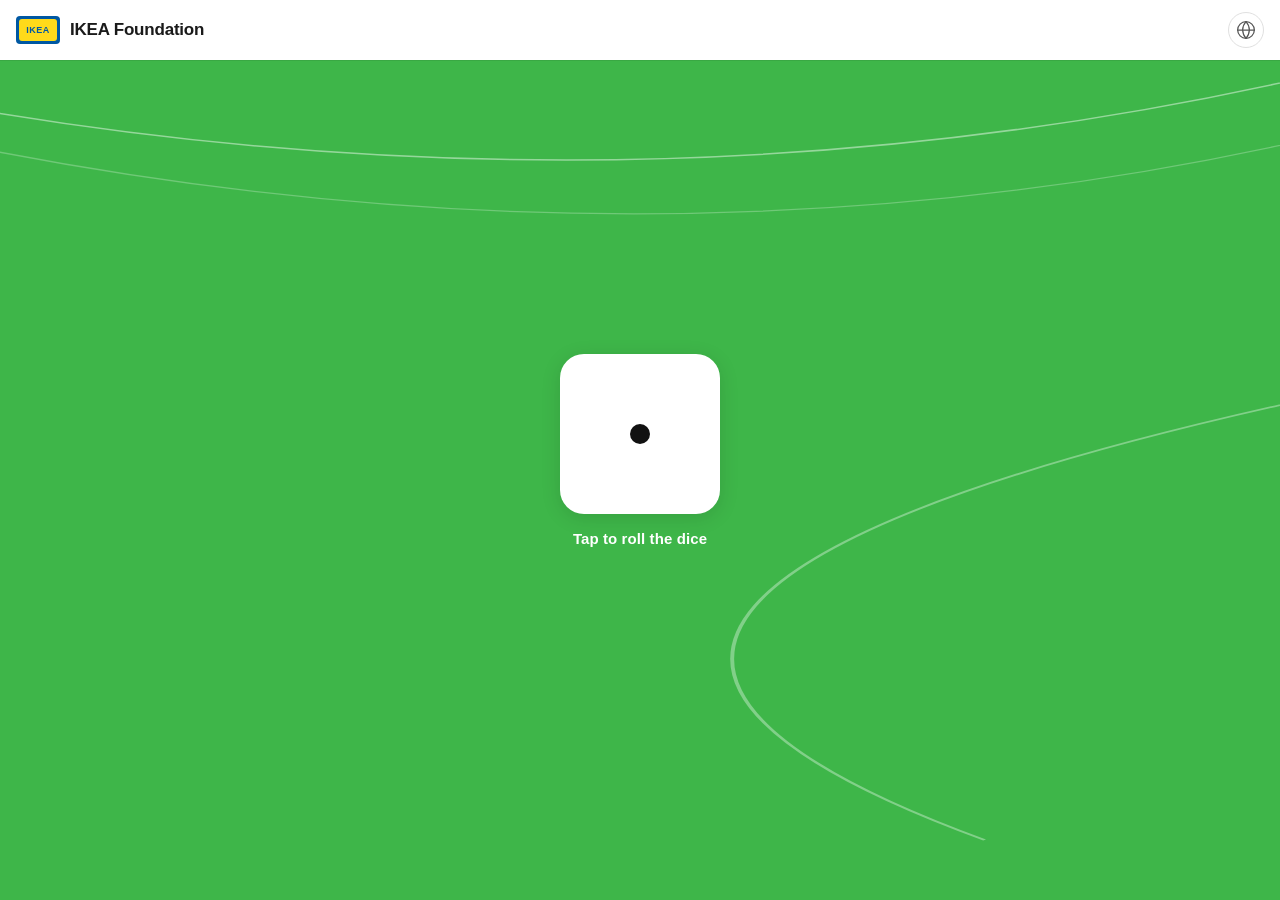
<file: static/dice-roller/index.html>
<!DOCTYPE html>
<html lang="en">
<head>
  <meta charset="UTF-8" />
  <meta name="viewport" content="width=device-width, initial-scale=1.0, maximum-scale=1.0, user-scalable=no" />
  <title>Dice Roller</title>
  <style>
    *, *::before, *::after {
      box-sizing: border-box;
      margin: 0;
      padding: 0;
    }

    body {
      font-family: -apple-system, BlinkMacSystemFont, 'Helvetica Neue', Helvetica, Arial, sans-serif;
      background-color: #3EB649;
      min-height: 100vh;
      display: flex;
      flex-direction: column;
      overflow: hidden;
      -webkit-tap-highlight-color: transparent;
    }

    /* ── Top navigation bar ── */
    .navbar {
      background: #fff;
      display: flex;
      align-items: center;
      justify-content: space-between;
      padding: 12px 16px;
      box-shadow: 0 1px 0 rgba(0,0,0,0.08);
      position: relative;
      z-index: 10;
      flex-shrink: 0;
    }

    .navbar-brand {
      display: flex;
      align-items: center;
      gap: 10px;
    }

    /* IKEA badge */
    .ikea-badge {
      width: 44px;
      height: 28px;
      background: #0058A3;
      border-radius: 4px;
      display: flex;
      align-items: center;
      justify-content: center;
      position: relative;
      overflow: hidden;
    }

    .ikea-badge-inner {
      background: #FFDA1A;
      width: 38px;
      height: 22px;
      border-radius: 3px;
      display: flex;
      align-items: center;
      justify-content: center;
    }

    .ikea-badge-text {
      font-size: 9px;
      font-weight: 900;
      color: #0058A3;
      letter-spacing: 0.5px;
      font-family: 'Helvetica Neue', Arial, sans-serif;
    }

    .navbar-title {
      font-size: 17px;
      font-weight: 600;
      color: #1a1a1a;
      letter-spacing: -0.2px;
    }

    .navbar-globe {
      width: 36px;
      height: 36px;
      border: 1.5px solid #e0e0e0;
      border-radius: 50%;
      display: flex;
      align-items: center;
      justify-content: center;
      color: #555;
    }

    /* ── Background decorative curves ── */
    .bg-curves {
      position: absolute;
      top: 0;
      left: 0;
      width: 100%;
      height: 100%;
      pointer-events: none;
      z-index: 0;
    }

    /* ── Main content area ── */
    .main {
      flex: 1;
      display: flex;
      flex-direction: column;
      align-items: center;
      justify-content: center;
      position: relative;
      z-index: 1;
      padding-bottom: 60px;
    }

    /* ── Dice wrapper ── */
    .dice-wrapper {
      display: flex;
      flex-direction: column;
      align-items: center;
      gap: 16px;
      cursor: pointer;
      user-select: none;
      -webkit-user-select: none;
    }

    /* ── Dice face ── */
    .dice {
      width: 160px;
      height: 160px;
      background: #fff;
      border-radius: 24px;
      display: grid;
      grid-template-columns: repeat(3, 1fr);
      grid-template-rows: repeat(3, 1fr);
      padding: 24px;
      gap: 0;
      position: relative;
      box-shadow: 0 4px 20px rgba(0,0,0,0.12);
      will-change: transform;
      transition: transform 0.08s ease;
    }

    .dice:active {
      transform: scale(0.96);
    }

    /* Dot grid positions (3×3, 9 cells) */
    .dot {
      width: 20px;
      height: 20px;
      background: #111;
      border-radius: 50%;
      align-self: center;
      justify-self: center;
      display: none;
    }

    /* Cells: top-left=1, top-center=2, top-right=3
              mid-left=4, mid-center=5, mid-right=6
              bot-left=7, bot-center=8, bot-right=9  */
    .dot-1  { grid-area: 1 / 1; } /* top-left */
    .dot-2  { grid-area: 1 / 3; } /* top-right */
    .dot-3  { grid-area: 2 / 1; } /* mid-left */
    .dot-4  { grid-area: 2 / 2; } /* mid-center */
    .dot-5  { grid-area: 2 / 3; } /* mid-right */
    .dot-6  { grid-area: 3 / 1; } /* bot-left */
    .dot-7  { grid-area: 3 / 2; } /* bot-center */
    .dot-8  { grid-area: 3 / 3; } /* bot-right */

    /* ── Face states ── */
    /* Face 1 */
    .face-1 .dot-4 { display: block; }

    /* Face 2 */
    .face-2 .dot-2 { display: block; }
    .face-2 .dot-6 { display: block; }

    /* Face 3 */
    .face-3 .dot-2 { display: block; }
    .face-3 .dot-4 { display: block; }
    .face-3 .dot-6 { display: block; }

    /* Face 4 */
    .face-4 .dot-1 { display: block; }
    .face-4 .dot-2 { display: block; }
    .face-4 .dot-6 { display: block; }
    .face-4 .dot-8 { display: block; }

    /* Face 5 */
    .face-5 .dot-1 { display: block; }
    .face-5 .dot-2 { display: block; }
    .face-5 .dot-4 { display: block; }
    .face-5 .dot-6 { display: block; }
    .face-5 .dot-8 { display: block; }

    /* Face 6 */
    .face-6 .dot-1 { display: block; }
    .face-6 .dot-2 { display: block; }
    .face-6 .dot-3 { display: block; }
    .face-6 .dot-5 { display: block; }
    .face-6 .dot-6 { display: block; }
    .face-6 .dot-8 { display: block; }

    /* ── Roll animation ── */
    @keyframes roll {
      0%   { transform: rotate(0deg) scale(1); }
      15%  { transform: rotate(-8deg) scale(0.94); }
      35%  { transform: rotate(10deg) scale(0.90); }
      55%  { transform: rotate(-6deg) scale(0.93); }
      72%  { transform: rotate(4deg) scale(0.97); }
      85%  { transform: rotate(-2deg) scale(0.99); }
      93%  { transform: rotate(1deg) scale(1.01); }
      100% { transform: rotate(0deg) scale(1); }
    }

    .dice.rolling {
      animation: roll 0.42s cubic-bezier(0.25, 0.46, 0.45, 0.94) forwards;
    }

    /* ── Caption ── */
    .dice-caption {
      font-size: 15px;
      font-weight: 600;
      color: #fff;
      letter-spacing: 0.1px;
    }
  </style>
</head>
<body>

  <!-- Navigation bar -->
  <nav class="navbar">
    <div class="navbar-brand">
      <div class="ikea-badge">
        <div class="ikea-badge-inner">
          <span class="ikea-badge-text">IKEA</span>
        </div>
      </div>
      <span class="navbar-title">IKEA Foundation</span>
    </div>
    <div class="navbar-globe">
      <!-- Globe SVG icon -->
      <svg width="20" height="20" viewBox="0 0 24 24" fill="none" stroke="currentColor" stroke-width="1.5" stroke-linecap="round" stroke-linejoin="round">
        <circle cx="12" cy="12" r="10"/>
        <path d="M2 12h20"/>
        <path d="M12 2a15.3 15.3 0 0 1 4 10 15.3 15.3 0 0 1-4 10 15.3 15.3 0 0 1-4-10 15.3 15.3 0 0 1 4-10z"/>
      </svg>
    </div>
  </nav>

  <!-- Background decorative curves -->
  <svg class="bg-curves" viewBox="0 0 390 750" preserveAspectRatio="none" xmlns="http://www.w3.org/2000/svg">
    <path d="M -30 80 Q 200 200 420 50" stroke="rgba(255,255,255,0.45)" stroke-width="1.2" fill="none"/>
    <path d="M -30 110 Q 220 260 450 80" stroke="rgba(255,255,255,0.25)" stroke-width="1" fill="none"/>
    <path d="M 300 700 Q 100 500 420 320" stroke="rgba(255,255,255,0.35)" stroke-width="1.2" fill="none"/>
  </svg>

  <!-- Main content -->
  <main class="main">
    <div class="dice-wrapper" id="diceWrapper" role="button" aria-label="Roll the dice" tabindex="0">
      <!-- Dice -->
      <div class="dice face-1" id="dice">
        <div class="dot dot-1"></div>
        <div class="dot dot-2"></div>
        <div class="dot dot-3"></div>
        <div class="dot dot-4"></div>
        <div class="dot dot-5"></div>
        <div class="dot dot-6"></div>
        <div class="dot dot-7"></div>
        <div class="dot dot-8"></div>
      </div>
      <span class="dice-caption">Tap to roll the dice</span>
    </div>
  </main>

  <script>
    const dice = document.getElementById('dice');
    const wrapper = document.getElementById('diceWrapper');
    let isRolling = false;

    function roll() {
      if (isRolling) return;
      isRolling = true;

      const result = Math.floor(Math.random() * 6) + 1;

      // Remove current face class and start animation
      dice.className = 'dice rolling';

      // Swap to result face just before animation ends
      setTimeout(() => {
        dice.classList.remove('rolling');
        dice.classList.add('face-' + result);
        isRolling = false;
      }, 380);
    }

    wrapper.addEventListener('click', roll);
    wrapper.addEventListener('keydown', (e) => {
      if (e.key === 'Enter' || e.key === ' ') roll();
    });
  </script>

</body>
</html>
</file>
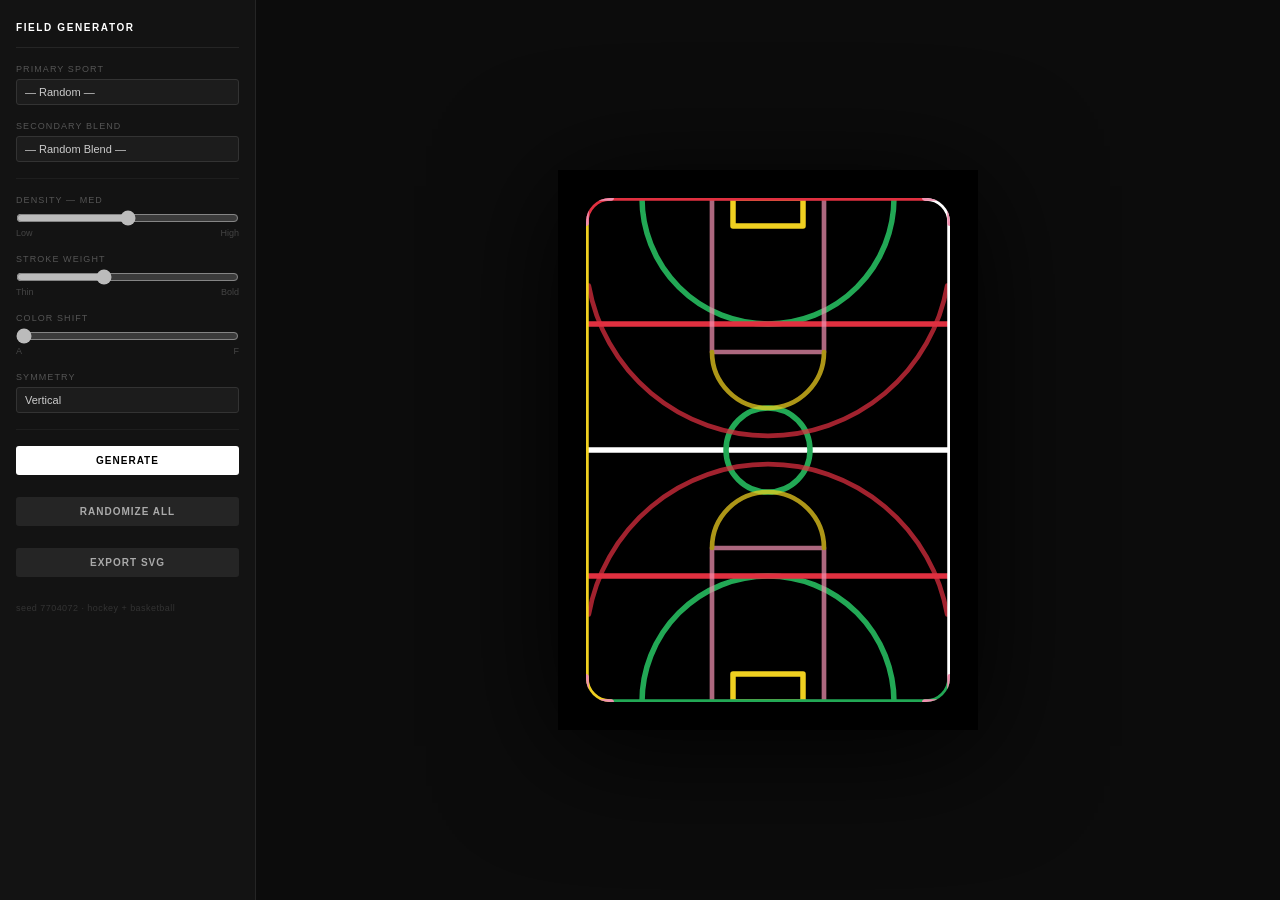
<file: static/sports-field-generator.html>
<!DOCTYPE html>
<html lang="en">
<head>
<meta charset="UTF-8">
<meta name="viewport" content="width=device-width, initial-scale=1.0">
<title>Sports Field Generator</title>
<style>
  *, *::before, *::after { box-sizing: border-box; margin: 0; padding: 0; }
  body {
    background: #0c0c0c;
    color: #d8d8d8;
    font-family: 'Helvetica Neue', Helvetica, Arial, sans-serif;
    display: flex;
    min-height: 100vh;
  }
  #panel {
    width: 256px;
    min-width: 256px;
    padding: 22px 16px;
    background: #131313;
    border-right: 1px solid #252525;
    display: flex;
    flex-direction: column;
    gap: 16px;
    overflow-y: auto;
  }
  h1 {
    font-size: 10px;
    font-weight: 700;
    letter-spacing: .16em;
    text-transform: uppercase;
    color: #fff;
    padding-bottom: 14px;
    border-bottom: 1px solid #252525;
  }
  .g label {
    display: block;
    font-size: 9px;
    letter-spacing: .12em;
    text-transform: uppercase;
    color: #555;
    margin-bottom: 5px;
  }
  .g select {
    width: 100%;
    background: #1c1c1c;
    color: #ccc;
    border: 1px solid #333;
    padding: 6px 8px;
    font-size: 11px;
    border-radius: 3px;
    appearance: none;
    -webkit-appearance: none;
    cursor: pointer;
    outline: none;
  }
  .g select:focus { border-color: #555; }
  .g input[type=range] { width: 100%; accent-color: #bbb; cursor: pointer; display: block; margin: 3px 0 0; }
  .rl { display: flex; justify-content: space-between; font-size: 9px; color: #444; margin-top: 2px; }
  .btn {
    display: block;
    width: 100%;
    padding: 9px;
    font-size: 10px;
    font-weight: 700;
    letter-spacing: .1em;
    text-transform: uppercase;
    border: none;
    border-radius: 3px;
    cursor: pointer;
    transition: opacity .12s;
    margin-bottom: 6px;
  }
  .btn:last-child { margin-bottom: 0; }
  .btn:hover { opacity: .82; }
  .bp { background: #fff; color: #000; }
  .bs { background: #252525; color: #aaa; }
  hr { border: none; border-top: 1px solid #1e1e1e; }
  #info { font-size: 9px; color: #333; letter-spacing: .05em; margin-top: 4px; }
  #canvas-area {
    flex: 1;
    display: flex;
    align-items: center;
    justify-content: center;
    padding: 40px;
  }
  #out { filter: drop-shadow(0 16px 60px rgba(0,0,0,.95)); }
</style>
</head>
<body>

<div id="panel">
  <h1>Field Generator</h1>

  <div class="g">
    <label>Primary Sport</label>
    <select id="sp">
      <option value="random">— Random —</option>
      <option value="football">Football / Soccer</option>
      <option value="basketball">Basketball</option>
      <option value="tennis">Tennis</option>
      <option value="athletics">Athletics</option>
      <option value="hockey">Field Hockey</option>
    </select>
  </div>

  <div class="g">
    <label>Secondary Blend</label>
    <select id="ss">
      <option value="random">— Random Blend —</option>
      <option value="none">None</option>
      <option value="football">Football / Soccer</option>
      <option value="basketball">Basketball</option>
      <option value="tennis">Tennis</option>
      <option value="athletics">Athletics</option>
      <option value="hockey">Field Hockey</option>
    </select>
  </div>

  <hr>

  <div class="g">
    <label>Density — <span id="dv">Med</span></label>
    <input type="range" id="dn" min="1" max="3" step="1" value="2"
      oninput="document.getElementById('dv').textContent=['Low','Med','High'][+this.value-1]">
    <div class="rl"><span>Low</span><span>High</span></div>
  </div>

  <div class="g">
    <label>Stroke Weight</label>
    <input type="range" id="sw" min="0.5" max="1.8" step="0.1" value="1.0">
    <div class="rl"><span>Thin</span><span>Bold</span></div>
  </div>

  <div class="g">
    <label>Color Shift</label>
    <input type="range" id="cr" min="0" max="5" step="1" value="0">
    <div class="rl"><span>A</span><span>F</span></div>
  </div>

  <div class="g">
    <label>Symmetry</label>
    <select id="sym">
      <option value="vertical">Vertical</option>
      <option value="none">Asymmetric</option>
      <option value="full">Full / Both Axes</option>
    </select>
  </div>

  <hr>

  <button class="btn bp" onclick="generate()">Generate</button>
  <button class="btn bs" onclick="randomAll()">Randomize All</button>
  <button class="btn bs" onclick="dlSVG()">Export SVG</button>

  <div id="info">—</div>
</div>

<div id="canvas-area">
  <div id="out"></div>
</div>

<script>
'use strict';

// ═══════════════════════════════════════════════════════════════════════════════
//  GEOMETRY CONSTANTS
// ═══════════════════════════════════════════════════════════════════════════════

const W  = 420;
const H  = 560;
const M  = 28;           // outer margin
const G  = 28;           // base grid unit
const CR = 24;           // frame corner radius
const BSW = 5.5;         // base stroke width

const FL = M, FT = M, FR = W - M, FB = H - M;
const FW = FR - FL, FH = FB - FT;
const CX = W / 2, CY = H / 2;

// Grid snap
const SN = v => Math.round(v / G) * G;

// ═══════════════════════════════════════════════════════════════════════════════
//  PALETTE
// ═══════════════════════════════════════════════════════════════════════════════

// 6-color fixed palette
const P = ['#E03040','#2490E8','#F0D020','#22A855','#FFFFFF','#F090B0'];
// Names: red, blue, yellow, green, white, pink

// Per-sport color index sequences
const THEMES = {
  football:   [4, 3, 2, 5, 1],   // white, green, yellow, pink, blue
  basketball: [0, 1, 4, 2, 5],   // red, blue, white, yellow, pink
  tennis:     [4, 3, 5, 1, 2],   // white, green, pink, blue, yellow
  athletics:  [0, 2, 1, 4, 3],   // red, yellow, blue, white, green
  hockey:     [3, 4, 0, 2, 1],   // green, white, red, yellow, blue
};

// ═══════════════════════════════════════════════════════════════════════════════
//  SEEDED PRNG
// ═══════════════════════════════════════════════════════════════════════════════

let RNG, SEED;
function seed(s) {
  SEED = s >>> 0;
  let _s = SEED;
  RNG = () => {
    _s = (_s + 0x6D2B79F5) | 0;
    let t = Math.imul(_s ^ (_s >>> 15), 1 | _s);
    t = (t + Math.imul(t ^ (t >>> 7), 61 | t)) ^ t;
    return ((t ^ (t >>> 14)) >>> 0) / 4294967296;
  };
}
const ri = (a,b) => Math.floor(RNG()*(b-a+1))+a;
const rf = (a,b) => RNG()*(b-a)+a;
const rc = a => a[Math.floor(RNG()*a.length)];
const rb = (p=.5) => RNG()<p;

// ═══════════════════════════════════════════════════════════════════════════════
//  SVG HELPERS
// ═══════════════════════════════════════════════════════════════════════════════

const NS = 'http://www.w3.org/2000/svg';
function e(tag, attr) {
  const el = document.createElementNS(NS, tag);
  for (const [k,v] of Object.entries(attr)) { if (v != null) el.setAttribute(k, v); }
  return el;
}

const S = (c, w) => ({ stroke: c, 'stroke-width': w, fill: 'none', 'stroke-linecap': 'round', 'stroke-linejoin': 'round' });

function Line(x1,y1,x2,y2,c,w)    { return e('line',{x1,y1,x2,y2,...S(c,w)}); }
function Circ(cx,cy,r,c,w)         { return e('circle',{cx,cy,r,...S(c,w)}); }
function Dot(cx,cy,r,c)            { return e('circle',{cx,cy,r,fill:c}); }
function Rect(x,y,W,H,c,w,rx=0)   { return e('rect',{x,y,width:W,height:H,rx,ry:rx,...S(c,w)}); }
function Arc(cx,cy,r,s,en,c,w) {
  const rad = d => d*Math.PI/180;
  const x1 = cx+r*Math.cos(rad(s)),   y1 = cy+r*Math.sin(rad(s));
  const x2 = cx+r*Math.cos(rad(en)), y2 = cy+r*Math.sin(rad(en));
  const sp = ((en-s)+360)%360, lg = sp>180?1:0;
  return e('path',{d:`M${x1.toFixed(1)} ${y1.toFixed(1)} A${r} ${r} 0 ${lg} 1 ${x2.toFixed(1)} ${y2.toFixed(1)}`,...S(c,w)});
}

// Corner L-mark
function LMark(x,y,dx,dy,size,c,w) {
  const g = e('g',{});
  g.appendChild(Line(x, y, x+dx*size, y, c, w));
  g.appendChild(Line(x, y, x, y+dy*size, c, w));
  return g;
}

// ═══════════════════════════════════════════════════════════════════════════════
//  MULTI-COLORED BORDER
//  Like the reference: each side segment has its own color, meeting at corners
// ═══════════════════════════════════════════════════════════════════════════════

function drawBorder(g, colors, w) {
  // Split each side into segments of different colors
  // Use 4 colors cycling: top, right, bottom, left
  const [ct, cr, cb, cl] = colors;
  const r = CR; // corner radius

  // Top edge (left to right, between corners)
  g.appendChild(Line(FL+r, FT, FR-r, FT, ct, w));
  // Right edge
  g.appendChild(Line(FR, FT+r, FR, FB-r, cr, w));
  // Bottom edge
  g.appendChild(Line(FR-r, FB, FL+r, FB, cb, w));
  // Left edge
  g.appendChild(Line(FL, FB-r, FL, FT+r, cl, w));

  // Corner arcs, each a blend of adjacent side colors
  // TL: top-left
  g.appendChild(Arc(FL+r, FT+r, r, 180, 270, ct, w));
  // TR: top-right
  g.appendChild(Arc(FR-r, FT+r, r, 270, 360, cr, w));
  // BR: bottom-right
  g.appendChild(Arc(FR-r, FB-r, r,   0,  90, cb, w));
  // BL: bottom-left
  g.appendChild(Arc(FL+r, FB-r, r,  90, 180, cl, w));
}

// ═══════════════════════════════════════════════════════════════════════════════
//  SPORT MODULES
// ═══════════════════════════════════════════════════════════════════════════════

// Each sport module receives (target_group, stroke_width, theme_array, density, opts)
// theme_array has 5 colors indexed 0-4

function Football(g, sw, t, dn) {
  // Halfway line
  g.appendChild(Line(FL, CY, FR, CY, t[0], sw));

  // Center circle
  g.appendChild(Circ(CX, CY, G*3, t[1], sw));

  // Penalty boxes top + bottom
  const bW = G*5.5, bH = G*3.5;
  g.appendChild(Rect(CX-bW/2, FT, bW, bH, t[2], sw));
  g.appendChild(Rect(CX-bW/2, FB-bH, bW, bH, t[2], sw));

  if (dn >= 2) {
    // Goal areas
    const gW = G*3, gH = G*1.5;
    g.appendChild(Rect(CX-gW/2, FT, gW, gH, t[3], sw));
    g.appendChild(Rect(CX-gW/2, FB-gH, gW, gH, t[3], sw));
    // Penalty arcs
    g.appendChild(Arc(CX, FT+bH+G*1.2, G*2.5, 180, 360, t[1], sw));
    g.appendChild(Arc(CX, FB-bH-G*1.2, G*2.5,   0, 180, t[1], sw));
  }

  if (dn >= 3) {
    // Corner arcs
    const cr = G*0.9;
    g.appendChild(Arc(FL, FT, cr,   0,  90, t[4], sw));
    g.appendChild(Arc(FR, FT, cr,  90, 180, t[4], sw));
    g.appendChild(Arc(FL, FB, cr, -90,   0, t[4], sw));
    g.appendChild(Arc(FR, FB, cr, 180, 270, t[4], sw));
    // Center spot
    g.appendChild(Dot(CX, CY, 4, t[1]));
  }
}

function Basketball(g, sw, t, dn) {
  const kW = G*4, kH = G*5.5;
  // Paint boxes
  g.appendChild(Rect(CX-kW/2, FT, kW, kH, t[0], sw));
  g.appendChild(Rect(CX-kW/2, FB-kH, kW, kH, t[0], sw));

  // Free-throw arcs (dome on top of each box)
  const ftR = G*2;
  g.appendChild(Arc(CX, FT+kH, ftR,   0, 180, t[1], sw));
  g.appendChild(Arc(CX, FB-kH, ftR, 180, 360, t[1], sw));

  // 3-point arcs
  const tpR = G*6.5;
  g.appendChild(Arc(CX, FT+G*2,  tpR,  10, 170, t[2], sw));
  g.appendChild(Arc(CX, FB-G*2,  tpR, 190, 350, t[2], sw));

  if (dn >= 2) {
    // Half-court + center circles
    g.appendChild(Line(FL, CY, FR, CY, t[3], sw));
    g.appendChild(Circ(CX, CY, G*2.5, t[0], sw));
    g.appendChild(Circ(CX, CY, G*0.9, t[1], sw));
  }

  if (dn >= 3) {
    // Restricted area arcs
    g.appendChild(Arc(CX, FT+G*0.5, G*1.4,   0, 180, t[4], sw));
    g.appendChild(Arc(CX, FB-G*0.5, G*1.4, 180, 360, t[4], sw));
  }
}

function Tennis(g, sw, t, dn) {
  const sM  = G*1.5;
  const svcD = FH * 0.37;

  // Net line
  g.appendChild(Line(FL, CY, FR, CY, t[0], sw));
  // Service lines
  g.appendChild(Line(FL, FT+svcD, FR, FT+svcD, t[1], sw));
  g.appendChild(Line(FL, FB-svcD, FR, FB-svcD, t[1], sw));
  // Center service line
  g.appendChild(Line(CX, FT+svcD, CX, FB-svcD, t[2], sw));

  if (dn >= 2) {
    // Doubles alleys
    g.appendChild(Line(FL+sM, FT, FL+sM, FB, t[3], sw));
    g.appendChild(Line(FR-sM, FT, FR-sM, FB, t[3], sw));
  }

  if (dn >= 3) {
    // Center marks
    const cm = G*0.6;
    g.appendChild(Line(CX, FT,    CX, FT+cm, t[0], sw));
    g.appendChild(Line(CX, FB-cm, CX, FB,    t[0], sw));
  }
}

function Athletics(g, sw, t, dn) {
  const tCY = FT + FH*0.72;
  const tTY = FT + FH*0.28;
  const nL   = dn >= 3 ? 4 : dn >= 2 ? 3 : 2;
  const gap  = G*1.5;

  for (let i=0; i<nL; i++) {
    const r = G*3 + i*gap;
    g.appendChild(Arc(CX, tCY, r, 180, 360, i%2===0?t[0]:t[1], sw));
  }
  for (let i=0; i<Math.min(nL,2); i++) {
    const r = G*3 + i*gap;
    g.appendChild(Arc(CX, tTY, r,   0, 180, i%2===0?t[1]:t[2], sw));
  }

  // Straight lanes
  const iR = G*3;
  g.appendChild(Line(CX-iR, tTY, CX-iR, tCY, t[3], sw));
  g.appendChild(Line(CX+iR, tTY, CX+iR, tCY, t[3], sw));

  if (dn >= 2) {
    const oR = G*3 + (nL-1)*gap;
    g.appendChild(Line(CX-oR, tTY, CX-oR, tCY, t[0], sw));
    g.appendChild(Line(CX+oR, tTY, CX+oR, tCY, t[0], sw));
  }
  if (dn >= 3) {
    g.appendChild(Circ(CX, CY, G*1.5, t[4], sw));
  }
}

function Hockey(g, sw, t, dn) {
  // Shooting D-circles
  const dR = G*4.5;
  g.appendChild(Arc(CX, FT, dR, 0, 180, t[0], sw));
  g.appendChild(Arc(CX, FB, dR, 180, 360, t[0], sw));

  // Centre line
  g.appendChild(Line(FL, CY, FR, CY, t[1], sw));

  // 25-yard lines
  const y25 = FH/4;
  g.appendChild(Line(FL, FT+y25, FR, FT+y25, t[2], sw));
  g.appendChild(Line(FL, FB-y25, FR, FB-y25, t[2], sw));

  if (dn >= 2) {
    const gW = G*2.5, gH = G*1;
    g.appendChild(Rect(CX-gW/2, FT,     gW, gH, t[3], sw));
    g.appendChild(Rect(CX-gW/2, FB-gH,  gW, gH, t[3], sw));
    g.appendChild(Circ(CX, CY, G*1.5, t[0], sw));
  }
  if (dn >= 3) {
    g.appendChild(Dot(CX, FT+G*2.5, 4, t[1]));
    g.appendChild(Dot(CX, FB-G*2.5, 4, t[1]));
  }
}

const SPORTS = { football:Football, basketball:Basketball, tennis:Tennis, athletics:Athletics, hockey:Hockey };
const SKEYS = Object.keys(SPORTS);

// ═══════════════════════════════════════════════════════════════════════════════
//  COMPOSER
// ═══════════════════════════════════════════════════════════════════════════════

function compose(params) {
  const { sp, ss, dn, sw: swMult, cr: cShift } = params;

  const strokeW = BSW * swMult;

  // Resolve sports
  const pSport = sp === 'random' ? rc(SKEYS) : sp;
  let sSport = ss;
  if (ss === 'random') sSport = rc(SKEYS.filter(k=>k!==pSport));
  const hasSecondary = sSport && sSport !== 'none' && SPORTS[sSport];

  // Primary theme (5 colors, shifted by user param)
  const pThemeIdx = THEMES[pSport] || THEMES.football;
  const pTheme = pThemeIdx.map(i => P[(i + cShift) % P.length]);

  // Secondary theme (uses remaining colors)
  const usedSet = new Set(pTheme);
  const remaining = P.filter(c => !usedSet.has(c));
  const sTheme = [
    remaining[0] || P[5],
    remaining[1] || P[2],
    remaining[2] || P[0],
    P[5],
    P[2],
  ];

  // Border: 4 sides, each a different color from palette
  // Pick 4 distinct colors cycling through palette
  const borderCols = [
    P[(pThemeIdx[2] + cShift) % P.length],  // top
    P[(pThemeIdx[1] + cShift) % P.length],  // right
    P[(pThemeIdx[0] + cShift) % P.length],  // bottom
    P[(pThemeIdx[3] + cShift) % P.length],  // left
  ];

  // Build SVG
  const svg = e('svg', { width:W, height:H, viewBox:`0 0 ${W} ${H}`, xmlns:NS, style:'display:block' });

  // Defs + clip
  const defs = e('defs', {});
  const cp = e('clipPath', { id:'fc' });
  cp.appendChild(Rect(FL, FT, FW, FH, '#fff', 1, CR));
  defs.appendChild(cp);
  svg.appendChild(defs);

  // Black background
  svg.appendChild(e('rect', { x:0, y:0, width:W, height:H, fill:'#000' }));

  // Clipped group
  const g = e('g', { 'clip-path':'url(#fc)' });
  svg.appendChild(g);

  // ── Draw primary sport
  SPORTS[pSport](g, strokeW, pTheme, dn);

  // ── Draw secondary sport (lower weight, distinct colors)
  if (hasSecondary) {
    const sg = e('g', { opacity:'0.72' });
    g.appendChild(sg);
    SPORTS[sSport](sg, strokeW * 0.85, sTheme, Math.max(1, dn - 1));
  }

  // ── Multi-colored border (drawn on top within clip)
  drawBorder(g, borderCols, strokeW);

  // ── Corner accent L-marks (pink — like the reference image)
  const accentColor = P[5]; // pink
  const lSize = G * 0.9;
  g.appendChild(LMark(FL, FT,  1,  1, lSize, accentColor, strokeW));
  g.appendChild(LMark(FR, FT, -1,  1, lSize, accentColor, strokeW));
  g.appendChild(LMark(FL, FB,  1, -1, lSize, accentColor, strokeW));
  g.appendChild(LMark(FR, FB, -1, -1, lSize, accentColor, strokeW));

  return { svg, pSport, sSport };
}

// ═══════════════════════════════════════════════════════════════════════════════
//  UI
// ═══════════════════════════════════════════════════════════════════════════════

function readParams() {
  return {
    sp:  document.getElementById('sp').value,
    ss:  document.getElementById('ss').value,
    sym: document.getElementById('sym').value,
    dn:  +document.getElementById('dn').value,
    sw:  +document.getElementById('sw').value,
    cr:  +document.getElementById('cr').value,
  };
}

function generate() {
  const params = readParams();
  const { svg, pSport, sSport } = compose(params);
  const out = document.getElementById('out');
  out.innerHTML = '';
  out.appendChild(svg);
  const secStr = sSport && sSport !== 'none' ? ` + ${sSport}` : '';
  document.getElementById('info').textContent = `seed ${SEED} · ${pSport}${secStr}`;
}

function randomAll() {
  seed(Math.floor(Math.random() * 9999999));
  const pick = (sel, opts) => { sel.value = rc(opts); };
  pick(document.getElementById('sp'), SKEYS.concat(['random']));
  pick(document.getElementById('ss'), SKEYS.concat(['none','random']));
  pick(document.getElementById('sym'), ['vertical','none','full']);
  const dn = ri(1,3);
  document.getElementById('dn').value = dn;
  document.getElementById('dv').textContent = ['Low','Med','High'][dn-1];
  document.getElementById('sw').value = rf(.6, 1.7).toFixed(1);
  document.getElementById('cr').value = ri(0,5);
  generate();
}

function dlSVG() {
  const svg = document.querySelector('#out svg');
  if (!svg) return;
  const blob = new Blob([`<?xml version="1.0" encoding="UTF-8"?>\n`+svg.outerHTML], { type:'image/svg+xml' });
  const a = document.createElement('a');
  a.href = URL.createObjectURL(blob);
  a.download = `field-${SEED}.svg`;
  a.click();
  URL.revokeObjectURL(a.href);
}

// Boot
seed(Math.floor(Math.random() * 9999999));
generate();
</script>
</body>
</html>
</file>
